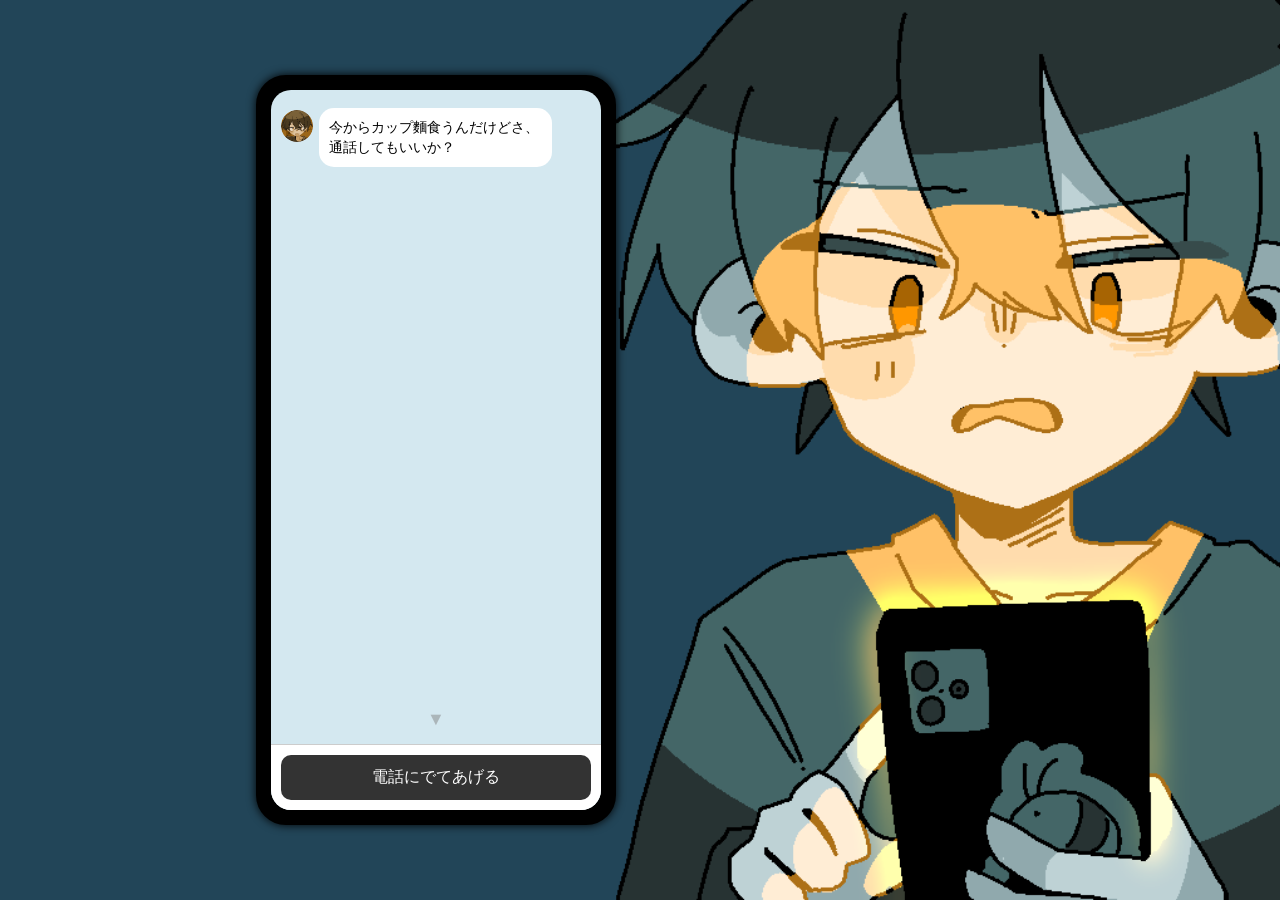
<file: index.html>
<!DOCTYPE html>
<html lang="ja">

<head>
    <meta charset="UTF-8" />
    <meta name="viewport" content="width=device-width, initial-scale=1.0" />

    <head prefix="og: http://ogp.me/ns# fb: http://ogp.me/ns/fb# website: http://ogp.me/ns/website#">
        <!-- OGP -->
        <meta property="og:title" content="N回目のおつかい">
        <meta property="og:description"
            content="Webで遊べるオリジナルノベルゲーム！足りない夕飯の材料を買いにショッピングセンターへやってきた主人公。暇を持て余していた「ユウジン」にせがまれ、ビデオ通話をしながら買い物をすることに。ただ、この店、何かがおかしい……？">
        <meta property="og:url" content="https://n-ostukai.fun/">
        <meta property="og:image" content="https://n-ostukai.fun/img/logo2.png">
        <meta property="og:type" content="website">
        <meta property="og:site_name" content="N回目のおつかい-TOP">
        <!-- Twitter -->
        <meta name="twitter:card" content="summary" />
        <meta name="twitter:site" content="@chaya_honten" />
    </head>
    <title>N回目のおつかい-TOP</title>
    <link rel="stylesheet" href="style.css" />
</head>

<!-- Google tag (gtag.js) -->
<script async src="https://www.googletagmanager.com/gtag/js?id=G-M14MZGY83L"></script>
<script>
    window.dataLayer = window.dataLayer || [];
    function gtag() { dataLayer.push(arguments); }
    gtag('js', new Date());

    gtag('config', 'G-M14MZGY83L');
</script>

<body>
    <div class="outer">
        <div class="device-frame">
            <main class="screen">

                <!-- LINE風エリア -->
                <section class="chat" id="chat">
                    <!-- JSでメッセージ追加 -->
                </section>
                <div class="scroll-indicator" id="scrollIndicator">▼</div>

                <!-- 本文 -->
                <section class="content">
                    <h1>Webノベルゲーム<br><img class="logo" src="./img/logo2.png" alt="N回目のおつかい"></h1>

                    <p class="summary">
                        足りない夕飯の材料を買いにショッピングセンターへやってきたあなた。<br>
                        暇を持て余していた「ユウジン」にせがまれ、ビデオ通話をしながら買い物をすることに。<br>
                        ただ、この店、何かがおかしい……？
                    </p>

                    <p class="attention">
                        現在、ストーリーの一部のみの公開となっております。ストーリーの更新などは公式Xにて発信いたしますので、フォローして続報をお待ちください！
                        <a href="https://x.com/chaya_honten">@chaya_honten</a>
                    </p>

                    <p class="notice">
                        ※本作品には軽度のホラー・不穏表現が含まれます。<br>
                        苦手な方はご注意ください。
                    </p>
                    <p class="notice">
                        ※シークレットウィンドでのプレイは非推奨です</p>
                    <p class="notice">
                        ※このゲームはオートセーブです。ブラウザを閉じる、リロードをするなどしても進捗は保存されます
                    </p>
                </section>

                <!-- 固定ボタン -->
                <div class="bottom">
                    <a href="./game" class="start-btn">電話にでてあげる</a>
                </div>

            </main>
        </div>
    </div>

    <script src="script.js"></script>
</body>

</html>
</file>
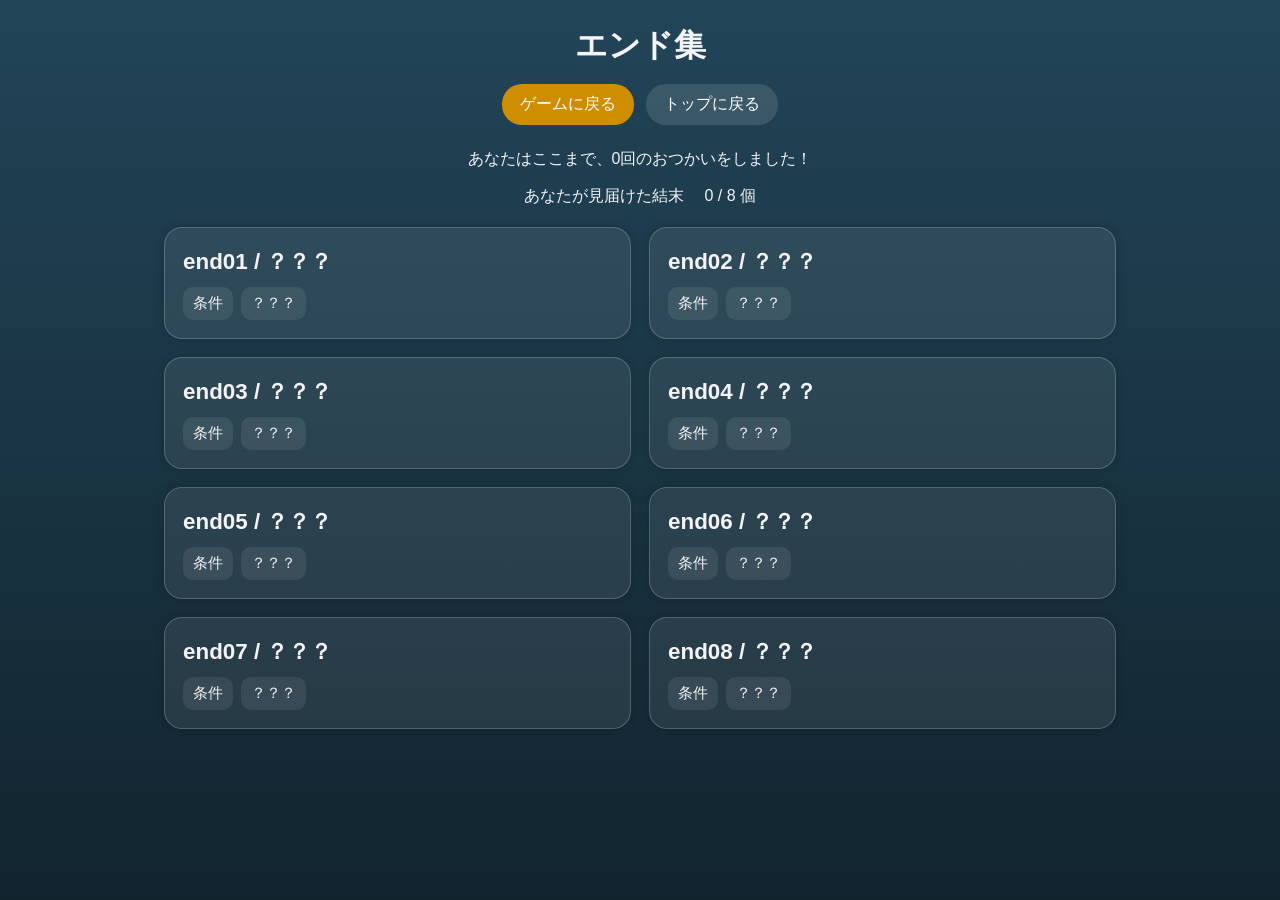
<file: endings/index.html>
<!DOCTYPE html>
<html lang="ja">

<head>
    <meta charset="UTF-8" />
    <meta name="viewport" content="width=device-width, initial-scale=1.0" />
    <meta name="robots" content="noindex">
    <title>エンド集</title>
    <link rel="stylesheet" href="style.css" />
</head>

<body>
    <main class="container">
        <header class="header">
            <h1>エンド集</h1>
            <div class="links">
                <a class="button" href="../game/">ゲームに戻る</a>
                <a class="button button-secondary" href="../">トップに戻る</a>
            </div>
        </header>

        <section class="status">
            <p id="loop-count" style="margin-bottom: 12px;"></p>
            <p id="visited-count"></p>
        </section>

        <section id="endings-list" class="endings-list"></section>
    </main>

    <script src="script.js"></script>
</body>

</html>
</file>
<file: style.css>
* {
    margin: 0;
    padding: 0;
    box-sizing: border-box;
}

body {
    background: #224558;
    font-family: sans-serif;
}


/* 外側中央寄せ */
.outer {
    display: flex;
    justify-content: center;
    align-items: center;
    min-height: 100vh;
}

@media (min-width:801px) {
    .outer {
        background: no-repeat center/cover url('./img/background.webp');
        justify-content: left;
        padding-left: 20vw;
    }
}

/* デバイス風フレーム（PC時のみ強調） */
.device-frame {
    width: 100%;
    max-width: 360px;
}

@media (min-width: 401px) {
    .device-frame {
        border: 5px solid #000;
        border-radius: 30px;
        background: #000;
        padding: 10px;
        box-shadow: 0 0 10px #000;
        min-width: 360px;
        max-width: 25vw;
    }
}

/* スマホ画面 */
.screen {
    position: relative;
    width: 100%;
    height: 100dvh;
    min-width: 300px;
    max-height: 800px;
    background: #d4e8f0;
    border-radius: 20px;
    overflow-y: scroll;
    scroll-behavior: smooth;
    scroll-snap-type: y mandatory;
    scrollbar-width: none;
}

@media (min-width:401px) {
    .screen {
        height: 80vh;
    }
}

.chat,
.content {
    height: 100%;
    scroll-snap-align: start;
}

/* LINE風チャット */
.chat {
    flex: 1;
    overflow: auto;
    padding: 10px;
    padding-bottom: 80px;
}

.scroll-indicator {
    position: absolute;
    bottom: 80px;
    left: 50%;
    transform: translateX(-50%);
    font-size: 18px;
    color: #80808098;
    opacity: 0.8;
    animation: float 1.5s ease-in-out infinite;
    pointer-events: none;
}

/* ふわふわ */
@keyframes float {
    0% {
        transform: translate(-50%, 0);
    }

    50% {
        transform: translate(-50%, 8px);
    }

    100% {
        transform: translate(-50%, 0);
    }
}

.message {
    max-width: 75%;
    width: fit-content;
    padding: 10px;
    margin: 8px 0;
    border-radius: 15px;
    font-size: 14px;
    line-height: 1.4;
}

.message.left {
    background: #fff;
}

.message.right {
    background: #95ec69;
    margin-left: auto;
}

.message-row {
    display: flex;
    align-items: flex-start;
    gap: 6px;
}

.message-row.right {
    justify-content: flex-end;
}

/* アイコン */
.icon {
    width: 32px;
    height: 32px;
    border-radius: 50%;
    background: #ccc;
    flex-shrink: 0;
    margin-top: 10px;
}

/* 本文 */
.content {
    padding: 16px;
    background: #fff;
    padding-bottom: 80px;
    height: fit-content;
    min-height: 100%;
}

h1 {
    font-size: 24px;
    margin-bottom: 30px;
}

.logo {
    width: 100%;
    max-width: 300px;
    aspect-ratio: 2/1;
    object-fit: cover;
}

.summary {
    font-size: 16px;
    margin-bottom: 30px;
}

.attention {
    font-size: 20px;
    color: #c51111;
    margin-bottom: 30px;
}

.notice {
    font-size: 14px;
    color: #666;
}

/* 下部ボタン */
.bottom {
    position: sticky;
    bottom: 0;
    background: #fff;
    padding: 10px;
    border-top: 1px solid #ccc;
}

.start-btn {
    display: block;
    text-align: center;
    background: #333;
    color: #fff;
    padding: 12px;
    border-radius: 10px;
    text-decoration: none;
}
</file>
<file: endings/style.css>
* {
    box-sizing: border-box;
}

body {
    margin: 0;
    min-height: 100vh;
    font-family: "ヒラギノ角ゴ Pro W3", "游ゴシック", "Yu Gothic", sans-serif;
    background: linear-gradient(180deg, #224558 0%, #11242e 100%);
    color: #f4f4f8;
}

.container {
    max-width: 1000px;
    margin: 0 auto;
    padding: 24px;
}

.header {
    text-align: center;
    margin-bottom: 24px;
}

.header h1 {
    margin: 0 0 8px;
    font-size: 2rem;
}

.header p {
    margin: 0;
    opacity: 0.8;
}

.links {
    margin-top: 16px;
    display: flex;
    gap: 12px;
    justify-content: center;
}

.button {
    display: inline-block;
    padding: 10px 18px;
    background: #cf8e00;
    color: #fff;
    text-decoration: none;
    border-radius: 20px;
}

.button-secondary {
    background: rgba(255, 255, 255, 0.12);
}

.status {
    text-align: center;
    margin-bottom: 20px;
}

.endings-list {
    display: grid;
    gap: 18px;
    align-items: start;
}

.card {
    background: rgba(255, 255, 255, 0.08);
    border: 1px solid rgba(255, 255, 255, 0.199);
    border-radius: 18px;
    padding: 18px;
    box-shadow: 0 0 10px rgba(0, 0, 0, 0.18);
}

.card h2 {
    margin: 0 0 10px;
    font-size: 1.4rem;
}

.card p {
    margin: 8px 0;
    line-height: 1.6;
}

.card .condition {
    display: flex;
    gap: 8px;
    flex-wrap: wrap;
}

.card .condition span {
    background: rgba(255, 255, 255, 0.08);
    padding: 6px 10px;
    border-radius: 10px;
    font-size: 0.95rem;
}

.card img {
    width: 100%;
    max-width: 420px;
    border-radius: 14px;
    margin-top: 14px;
    display: block;
}

.card .unknown {
    color: #b8b8d2;
}

@media (min-width: 720px) {
    .endings-list {
        grid-template-columns: repeat(2, minmax(0, 1fr));
    }
}
</file>
